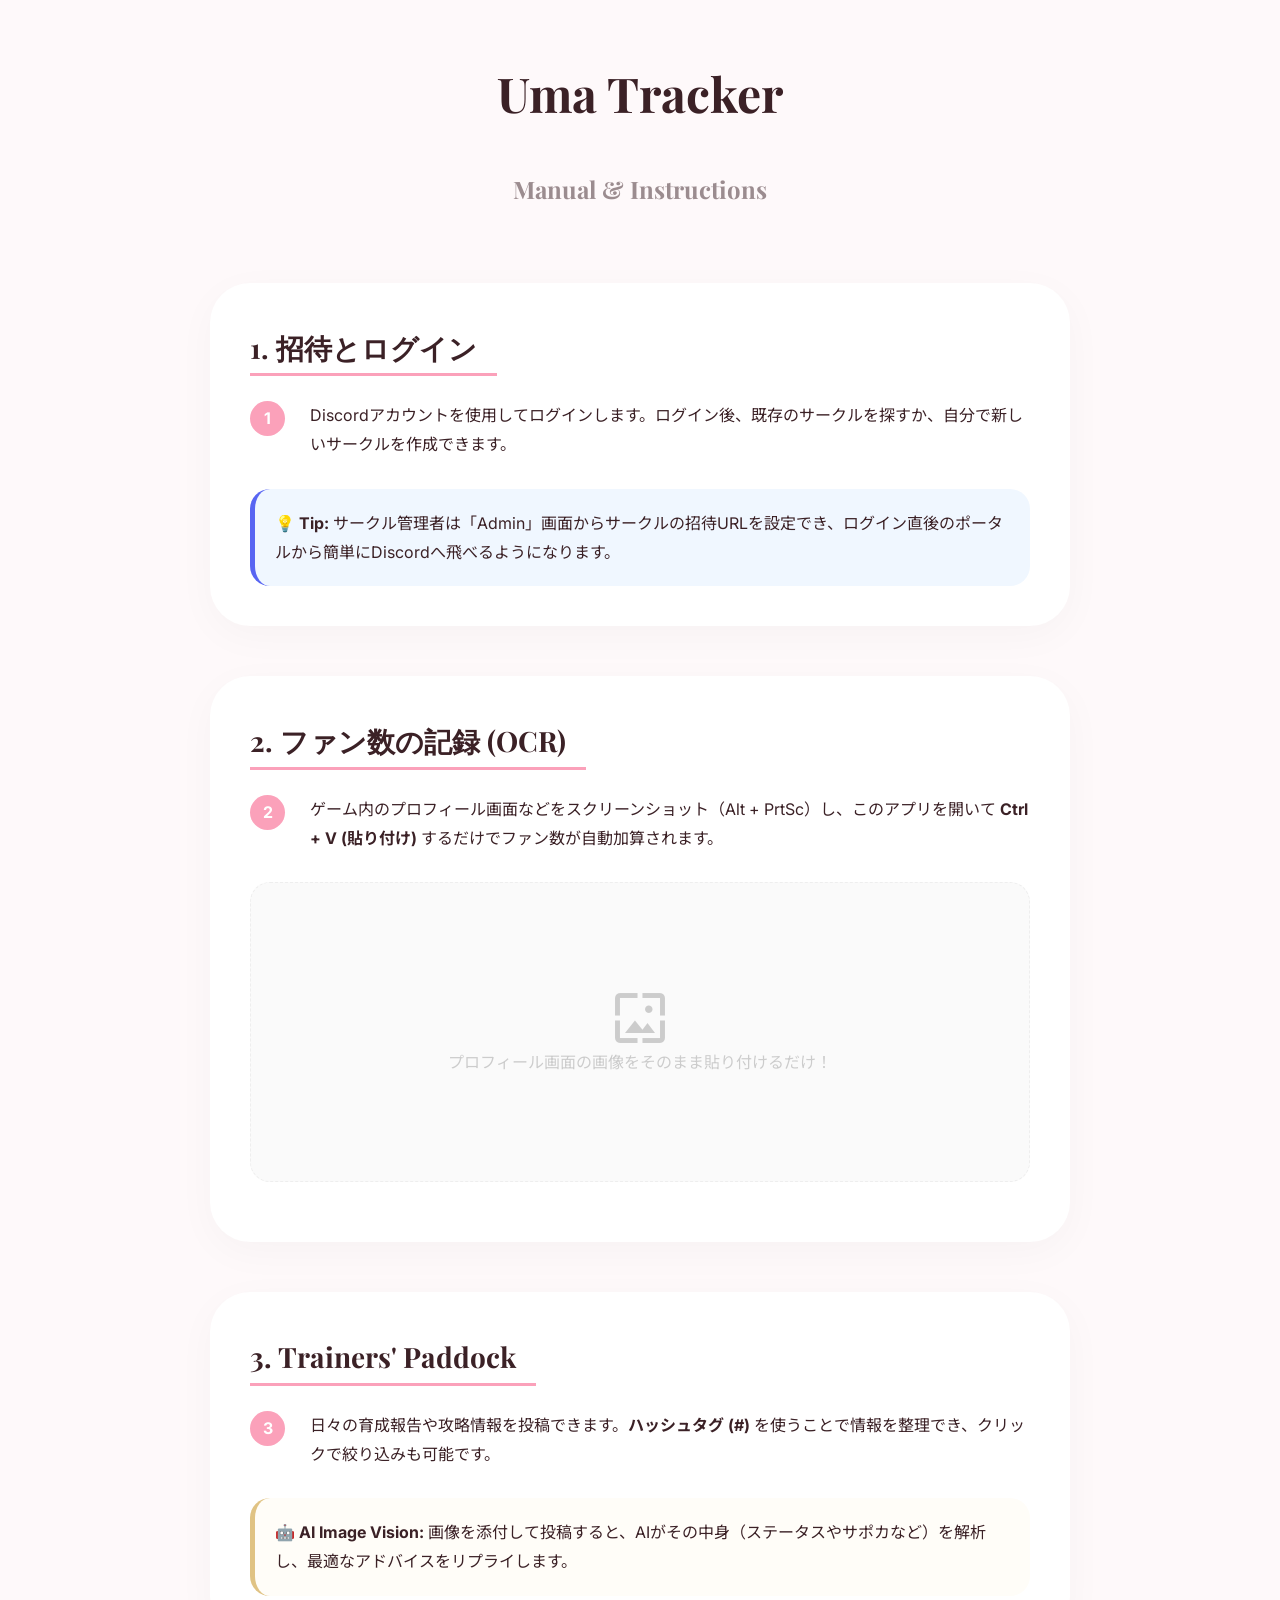
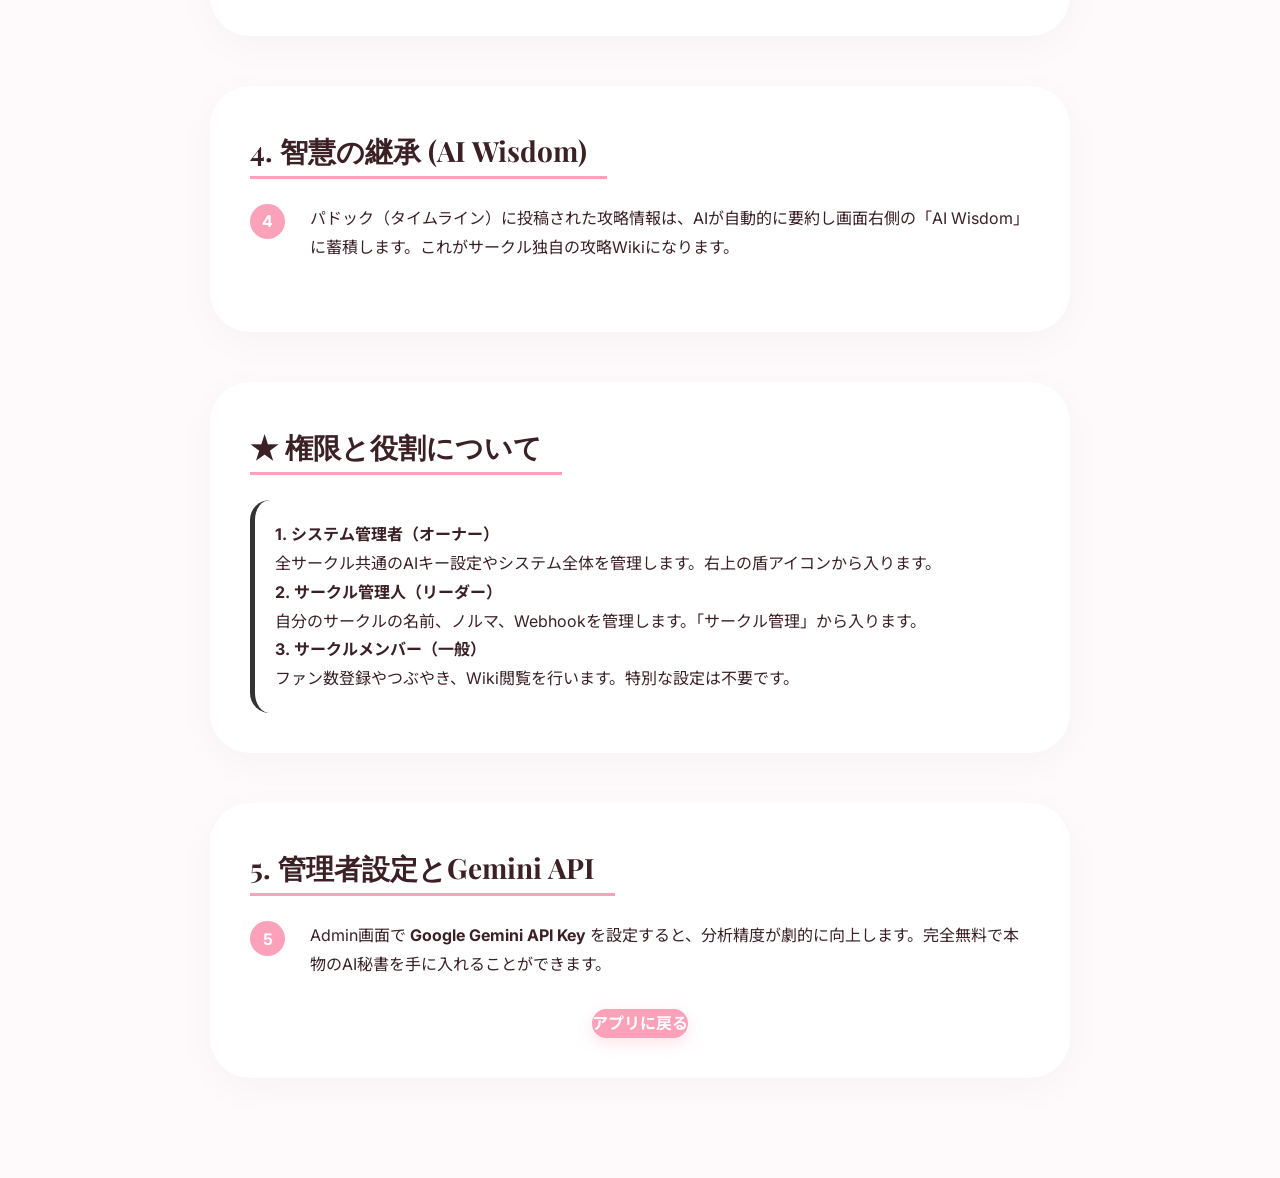
<file: guide.html>
<!DOCTYPE html>
<html lang="ja">
<head>
    <meta charset="UTF-8">
    <meta name="viewport" content="width=device-width, initial-scale=1.0">
    <title>User Guide | Uma Tracker</title>
    <link rel="stylesheet" href="style.css">
    <link href="https://fonts.googleapis.com/css2?family=Playfair+Display:ital,wght@0,700&family=Noto+Sans+JP:wght@400;700&family=Inter:wght@400;600&display=swap" rel="stylesheet">
    <link href="https://fonts.googleapis.com/icon?family=Material+Icons+Outlined" rel="stylesheet">
    <style>
        body { padding: 50px 20px; max-width: 900px; margin: 0 auto; line-height: 1.8; }
        .guide-card { margin-bottom: 50px; padding: 40px; border-radius: 40px; background: white; box-shadow: 0 10px 40px rgba(0,0,0,0.03); }
        h1 { font-family: 'Playfair Display', serif; font-size: 48px; text-align: center; margin-bottom: 60px; color: var(--text-dark); }
        h2 { font-family: 'Playfair Display', serif; font-size: 28px; border-bottom: 3px solid var(--primary); display: inline-block; margin-bottom: 25px; padding-right: 20px; }
        .step { display: flex; gap: 25px; margin-bottom: 30px; align-items: flex-start; }
        .step-num { background: var(--primary); color: white; width: 35px; height: 35px; border-radius: 50%; display: flex; align-items: center; justify-content: center; font-weight: bold; flex-shrink: 0; }
        .img-placeholder { width: 100%; height: 300px; background: #fafafa; border-radius: 20px; margin: 20px 0; border: 1px dashed #eee; display: flex; align-items: center; justify-content: center; color: #ccc; flex-direction: column; }
        .tag-guide { background: #f0f7ff; padding: 20px; border-radius: 20px; border-left: 5px solid #5865F2; }
    </style>
</head>
<body style="background: #fef9fa;">

    <h1>Uma Tracker <br><span style="font-size: 24px; opacity: 0.5;">Manual & Instructions</span></h1>

    <div class="guide-card">
        <h2>1. 招待とログイン</h2>
        <div class="step">
            <div class="step-num">1</div>
            <div>
                <p>Discordアカウントを使用してログインします。ログイン後、既存のサークルを探すか、自分で新しいサークルを作成できます。</p>
            </div>
        </div>
        <div class="tag-guide">
            <p>💡 <b>Tip:</b> サークル管理者は「Admin」画面からサークルの招待URLを設定でき、ログイン直後のポータルから簡単にDiscordへ飛べるようになります。</p>
        </div>
    </div>

    <div class="guide-card">
        <h2>2. ファン数の記録 (OCR)</h2>
        <div class="step">
            <div class="step-num">2</div>
            <div>
                <p>ゲーム内のプロフィール画面などをスクリーンショット（Alt + PrtSc）し、このアプリを開いて <b>Ctrl + V (貼り付け)</b> するだけでファン数が自動加算されます。</p>
            </div>
        </div>
        <div class="img-placeholder">
            <span class="material-icons-outlined" style="font-size: 60px;">wallpaper</span>
            <p>プロフィール画面の画像をそのまま貼り付けるだけ！</p>
        </div>
    </div>

    <div class="guide-card">
        <h2>3. Trainers' Paddock</h2>
        <div class="step">
            <div class="step-num">3</div>
            <div>
                <p>日々の育成報告や攻略情報を投稿できます。<b>ハッシュタグ (#)</b> を使うことで情報を整理でき、クリックで絞り込みも可能です。</p>
            </div>
        </div>
        <div class="tag-guide" style="border-left-color: #e0c384; background: #fffdf8;">
            <p>🤖 <b>AI Image Vision:</b> 画像を添付して投稿すると、AIがその中身（ステータスやサポカなど）を解析し、最適なアドバイスをリプライします。</p>
        </div>
    </div>

    <div class="guide-card">
        <h2>4. 智慧の継承 (AI Wisdom)</h2>
        <div class="step">
            <div class="step-num">4</div>
            <div>
                <p>パドック（タイムライン）に投稿された攻略情報は、AIが自動的に要約し画面右側の「AI Wisdom」に蓄積します。これがサークル独自の攻略Wikiになります。</p>
            </div>
        </div>
    </div>

    <div class="guide-card">
        <h2>★ 権限と役割について</h2>
        <div class="tag-guide" style="border-left-color: #333; background: #fff;">
            <p><b>1. システム管理者（オーナー）</b><br>全サークル共通のAIキー設定やシステム全体を管理します。右上の盾アイコンから入ります。</p>
            <p><b>2. サークル管理人（リーダー）</b><br>自分のサークルの名前、ノルマ、Webhookを管理します。「サークル管理」から入ります。</p>
            <p><b>3. サークルメンバー（一般）</b><br>ファン数登録やつぶやき、Wiki閲覧を行います。特別な設定は不要です。</p>
        </div>
    </div>

    <div class="guide-card">
        <h2>5. 管理者設定とGemini API</h2>
        <div class="step">
            <div class="step-num">5</div>
            <div>
                <p>Admin画面で <b>Google Gemini API Key</b> を設定すると、分析精度が劇的に向上します。完全無料で本物のAI秘書を手に入れることができます。</p>
            </div>
        </div>
        <p style="text-align:center; margin-top:20px;">
            <a href="index.html" class="glass-btn primary" style="text-decoration:none; display:inline-block;">アプリに戻る</a>
        </p>
    </div>

</body>
</html>
</file>
<file: style.css>
@import url('https://fonts.googleapis.com/css2?family=Playfair+Display:ital,wght@0,400;0,700;1,400&family=Noto+Sans+JP:wght@400;500;700&family=Inter:wght@400;600;700&display=swap');

:root {
    --bg-color: #fef9fa;
    --text-dark: #3b2126;
    --text-muted: #9d8e90;
    --primary: #fba1ba;
    --secondary: #e0c384;
    --discord-blue: #5865F2;
}

* { margin: 0; padding: 0; box-sizing: border-box; }

body {
    background-color: var(--bg-color);
    background-image: 
        radial-gradient(circle at top left, #ffffff 0%, transparent 60%),
        radial-gradient(circle at bottom right, #fde4eb 0%, transparent 60%);
    font-family: 'Inter', 'Noto Sans JP', sans-serif;
    color: var(--text-dark);
    min-height: 100vh;
    overflow-x: hidden;
}

.glass-panel {
    background: rgba(255, 255, 255, 0.9);
    backdrop-filter: blur(20px);
    border-radius: 30px;
    box-shadow: 0 10px 40px rgba(0, 0, 0, 0.03);
    padding: 25px;
}

/* App Layout */
.app-layout {
    display: flex;
    flex-direction: column;
    align-items: center;
    padding: 20px;
    gap: 20px;
}

/* Navigation */
.top-nav-pill {
    display: flex;
    align-items: center;
    gap: 15px;
    background: rgba(255,255,255,0.85);
    backdrop-filter: blur(25px);
    padding: 8px 20px;
    border-radius: 50px;
    box-shadow: 0 5px 25px rgba(0,0,0,0.02);
    z-index: 1000;
}
.nav-user { display: flex; align-items: center; gap: 10px; border-right: 1px solid #eee; padding-right: 15px; }
.nav-actions { display: flex; align-items: center; gap: 10px; border-left: 1px solid #eee; padding-left: 15px; }
.nav-link { 
    text-decoration: none; color: var(--text-muted); display: flex; align-items: center; gap: 8px; padding: 8px 15px; border-radius: 20px; transition: 0.3s;
}
.nav-link.active, .nav-link:hover { background: rgba(251, 161, 186, 0.1); color: var(--primary); }
.nav-text { display: flex; flex-direction: column; line-height: 1; }
.nav-text .sub { font-size: 10px; font-weight: normal; opacity: 0.6; }

/* Dashboard Grid */
.main-dashboard-grid {
    display: grid;
    grid-template-columns: 1fr 380px;
    grid-template-rows: auto auto auto auto;
    gap: 25px;
    max-width: 1200px;
    width: 100%;
}

/* Card Elements */
.card-header { display: flex; justify-content: space-between; align-items: center; margin-bottom: 20px; }
.card-header h3 { font-family: 'Playfair Display', serif; font-size: 22px; color: var(--text-dark); }
.card-header p { font-size: 11px; color: var(--text-muted); }

/* Hero Panel */
.hero-card { display: flex; flex-direction: column; align-items: center; min-height: 380px; text-align: center; }
.circle-name-display { font-family: 'Playfair Display', serif; font-size: 24px; color: var(--primary); font-weight: bold; }
.hero-giant-title { font-family: 'Playfair Display', serif; font-size: 80px; line-height:0.9; margin: 20px 0; letter-spacing: -2px; }
.hero-progress-section { width: 100%; position: relative; margin-bottom: 20px; }
.hero-bar-track { width: 100%; height: 50px; background: rgba(0,0,0,0.03); border-radius: 30px; padding: 5px; border: 1px solid #eee; }
.hero-bar-fill { height: 100%; background: linear-gradient(90deg, var(--primary), var(--secondary)); border-radius: 25px; transition: 1s; }
.hero-percent { position: absolute; right: 20px; top: 50%; transform: translateY(-50%); font-weight: 700; font-size: 20px; }
.hero-stats { display: flex; gap: 40px; margin-top: 20px; }
.hero-stats .label { font-size: 10px; color: var(--text-muted); text-transform: uppercase; }
.hero-stats .val { font-family: 'Playfair Display', serif; font-size: 28px; }

/* Timeline UI */
.timeline-item { padding: 15px; background: white; border-radius: 20px; border: 1px solid #f0f0f0; transition: 0.3s; }
.timeline-item:hover { transform: scale(1.02); box-shadow: 0 5px 15px rgba(0,0,0,0.02); }
.timeline-header { display: flex; align-items: center; gap: 10px; margin-bottom: 8px; }
.timeline-user { font-weight: 700; font-size: 13px; }
.timeline-time { font-size: 10px; color: var(--text-muted); }
.timeline-content { font-size: 14px; line-height: 1.5; color: var(--text-dark); }

/* Wisdom Panel */
#aiWisdomContent { background: rgba(255,255,255,0.6); padding: 15px; border-radius: 15px; border: 1px dashed var(--secondary); }
.wisdom-tip { margin-bottom: 15px; padding-bottom: 10px; border-bottom: 1px solid rgba(224, 195, 132, 0.2); }
.wisdom-tag { font-size: 10px; font-weight: bold; padding: 2px 8px; background: var(--secondary); color: white; border-radius: 10px; margin-right: 5px; }

/* Generic Components */
.scroll-list { overflow-y: auto; padding-right: 10px; scrollbar-width: thin; }
.glass-input { width: 100%; padding: 12px 18px; border-radius: 15px; border: 1px solid #eee; background: white; font-size: 14px; outline: none; transition: 0.3s; }
.glass-input:focus { border-color: var(--primary); box-shadow: 0 0 0 4px rgba(251, 161, 186, 0.1); }
.glass-btn { border: none; border-radius: 15px; font-weight: 700; cursor: pointer; transition: 0.3s; display: flex; align-items: center; justify-content: center; transform: perspective(1px) translateZ(0); }
.glass-btn:active { transform: scale(0.95); }
.glass-btn.primary { 
    background: var(--primary); 
    color: white; 
    box-shadow: 0 5px 15px rgba(251, 161, 186, 0.3);
    cursor: pointer;
    transition: all 0.2s cubic-bezier(0.175, 0.885, 0.32, 1.275);
}
.glass-btn.primary:hover {
    transform: scale(1.1) translateY(-2px);
    box-shadow: 0 8px 20px rgba(251, 161, 186, 0.5);
    filter: brightness(1.05);
}
.glass-btn.primary:active {
    transform: scale(0.92);
}

.text-link { background: none; border: none; color: var(--text-muted); cursor: pointer; font-size: 13px; display: flex; align-items: center; gap: 5px; }
.text-link:hover { color: var(--text-dark); }

.user-avatar { width: 40px; height: 40px; border-radius: 50%; background: var(--secondary); display: flex; align-items: center; justify-content: center; font-weight: 700; background-size: cover; border: 2px solid white; box-shadow: 0 2px 10px rgba(0,0,0,0.1); }
.members-grid-mini { display: flex; flex-wrap: wrap; gap: 10px; }
.member-avatar-mini { width: 50px; height: 50px; border-radius: 50%; background-size: cover; cursor: pointer; border: 2px solid white; box-shadow: 0 3px 10px rgba(0,0,0,0.05); }

/* Modals */
.modal-overlay { position: fixed; top: 0; left: 0; width: 100%; height: 100%; background: rgba(0,0,0,0.4); backdrop-filter: blur(10px); display: flex; align-items: center; justify-content: center; z-index: 2000; }
.hidden { display: none !important; }
.auth-overlay { position: fixed; top: 0; left: 0; width: 100%; height: 100%; background: linear-gradient(135deg, #fba1ba, #e0c384); z-index: 5000; display: flex; align-items: center; justify-content: center; }

/* Modal Detail Grid */
.modal-full { width: 1000px; max-width: 98%; height: 90vh; overflow-y: auto; padding: 40px; }
.modal-header { display: flex; justify-content: space-between; align-items: center; margin-bottom: 30px; }
.modal-header h1 { font-family: 'Playfair Display', serif; font-size: 36px; }
.modal-grid { display: grid; grid-template-columns: 1fr 1fr; gap: 40px; }

.ai-box { background: linear-gradient(135deg, #fff, #f8fbff); border: 2px solid var(--discord-blue); }
.ai-input { display: flex; gap: 10px; margin-top: 15px; }
.ai-input input { flex: 1; padding: 10px; border-radius: 12px; border: 1px solid #eee; font-size: 13px; }
.ai-input button { padding: 0 20px; border-radius: 12px; background: var(--discord-blue); color: white; border: none; font-weight: bold; }

.inner-box { padding: 15px; background: #fafafa; border-radius: 15px; border: 1px solid #eee; margin-top: 10px; }
.form-group { margin-bottom: 25px; }
.form-group label { font-size: 12px; font-weight: bold; color: var(--text-muted); margin-bottom: 5px; display: block; }
.discord-btn { background: var(--discord-blue); color: white; padding: 5px 15px; border-radius: 15px; text-decoration: none; font-size: 11px; display: flex; align-items: center; gap: 8px; }

/* Toast Notification */
.toast {
    position: fixed;
    bottom: 40px;
    left: 50%;
    transform: translateX(-50%) translateY(20px);
    background: #333;
    color: white;
    padding: 12px 30px;
    border-radius: 30px;
    font-size: 14px;
    font-weight: 700;
    z-index: 10000;
    box-shadow: 0 10px 30px rgba(0,0,0,0.2);
    transition: 0.4s cubic-bezier(0.175, 0.885, 0.32, 1.275);
    display: flex;
    align-items: center;
    gap: 10px;
    opacity: 0;
    pointer-events: none;
}
.toast.show {
    opacity: 1;
    transform: translateX(-50%) translateY(0);
    pointer-events: auto;
}
.toast.success { background: #4caf50; }

/* Confetti Animation */
.confetti {
    position: fixed; top: -10px; width: 10px; height: 10px; z-index: 10001;
    animation: confetti-fall 3s linear forwards; border-radius: 2px;
}
@keyframes confetti-fall {
    0% { transform: translateY(0) rotate(0deg); opacity: 1; }
    100% { transform: translateY(100vh) rotate(720deg); opacity: 0; }
}

/* --- Timeline & SNS Style --- */
.timeline-item {
    background: #fff;
    border: 1px solid rgba(0,0,0,0.06);
    border-radius: 18px;
    padding: 25px;
    margin-bottom: 20px;
    transition: 0.3s;
    box-shadow: 0 4px 15px rgba(0,0,0,0.02);
    animation: slideIn 0.4s ease-out;
}

.timeline-item:hover {
    transform: translateY(-3px);
    box-shadow: 0 10px 25px rgba(0,0,0,0.06);
    border-color: var(--primary);
}

.timeline-header {
    display: flex;
    justify-content: space-between;
    align-items: center;
    margin-bottom: 12px;
}

.timeline-user {
    font-size: 16px;
    font-weight: 800;
    color: var(--text-dark);
}

.timeline-time {
    font-size: 11px;
    color: var(--text-muted);
}

.timeline-content {
    font-size: 15px;
    line-height: 1.7;
    color: var(--text-dark);
    margin-bottom: 15px;
}

@keyframes slideIn {
    from { opacity: 0; transform: translateY(15px); }
    to { opacity: 1; transform: translateY(0); }
}

/* --- Hashtag & Drag Support --- */
.hashtag {
    color: #1a73e8;
    font-weight: 600;
    cursor: pointer;
    transition: 0.2s;
    padding: 0 2px;
}
.hashtag:hover {
    text-decoration: underline;
    background: rgba(26, 115, 232, 0.1);
    border-radius: 4px;
}

.side-card.drag-over {
    background: rgba(26, 115, 232, 0.05);
    border: 2px dashed var(--primary) !important;
    transform: scale(1.02);
}

/* Layout Adjustment for Timeline-centric approach */
.main-dashboard-grid {
    display: grid;
    grid-template-columns: 1fr 1fr;
    gap: 30px;
}

#timelineCard { grid-column: 1 / -1; }
.hero-card { grid-column: 1 / 2; }
#statsCard { grid-column: 2 / 3; }

@media (max-width: 1000px) {
    .main-dashboard-grid { display: flex; flex-direction: column; }
}
</file>
